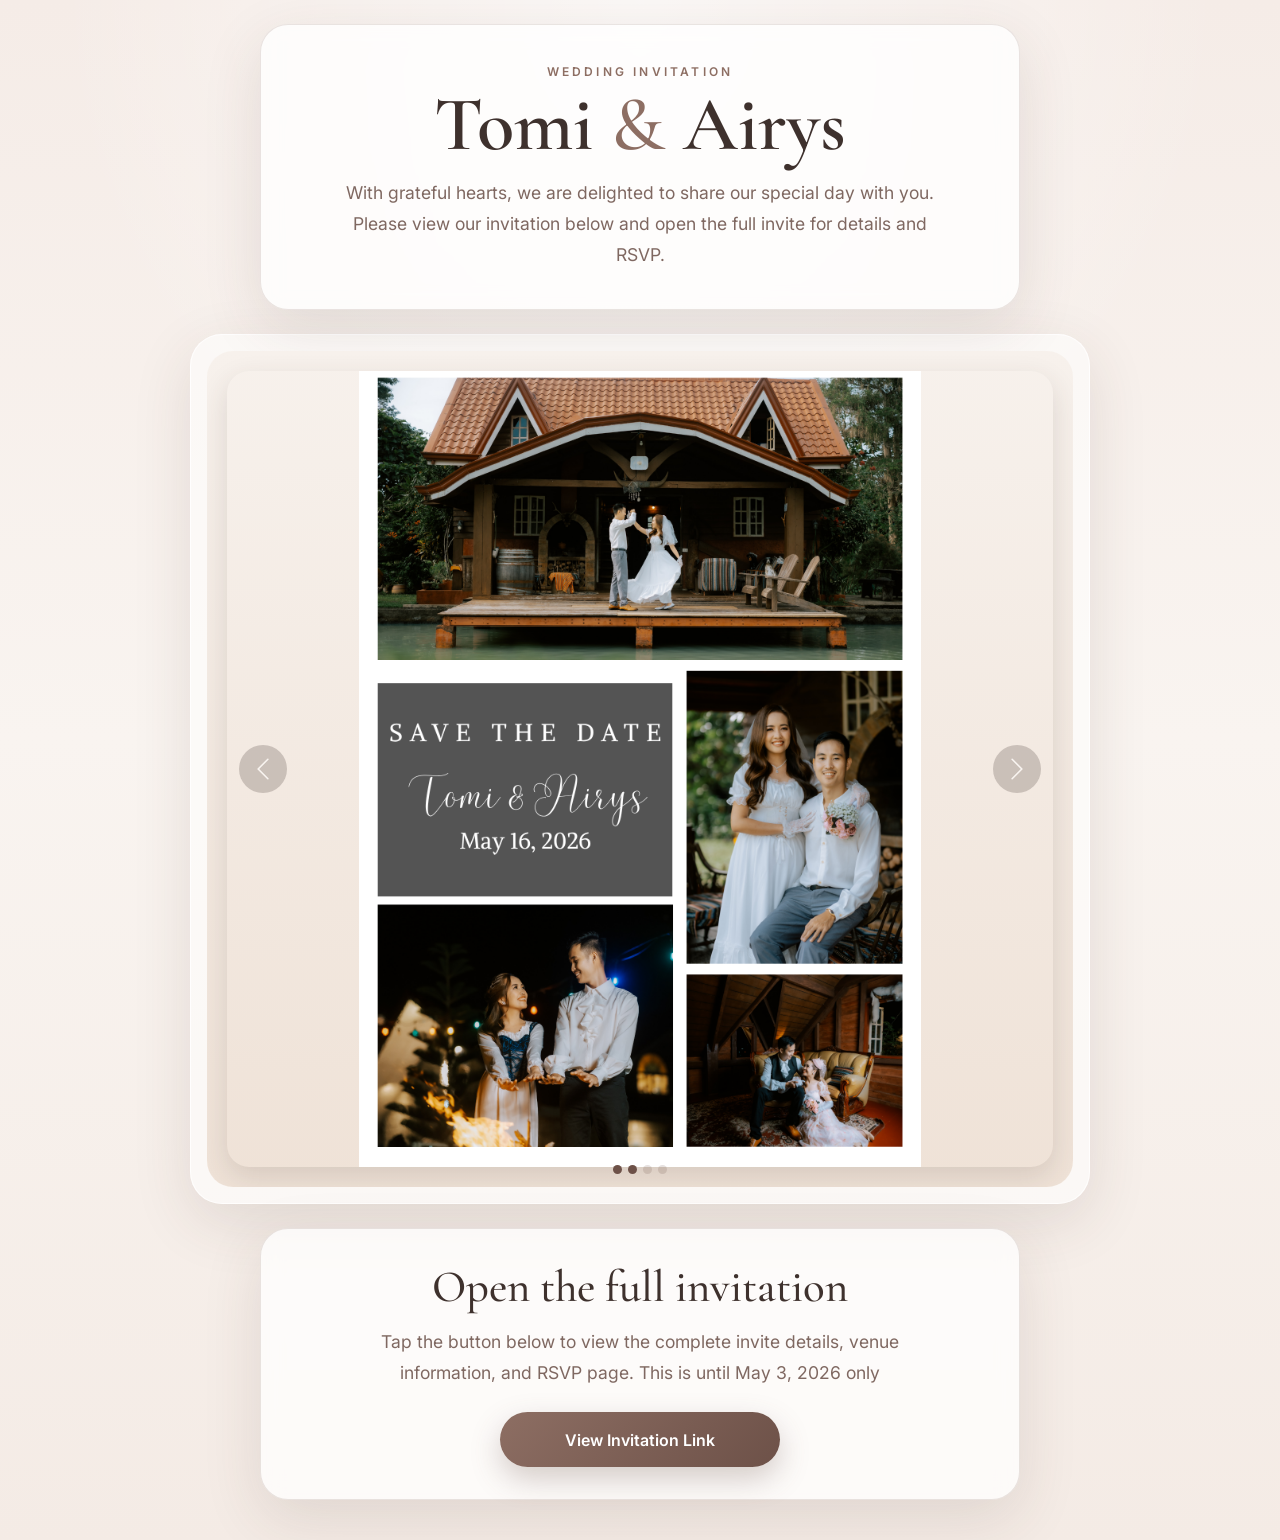
<file: index.html>
<!DOCTYPE html>
<html lang="en">
<head>
    <meta charset="UTF-8">
    <meta name="viewport" content="width=device-width, initial-scale=1.0">
    <meta name="theme-color" content="#f4ece7">
    <title>Tomi & Airys | Wedding Invitation</title>
    <meta name="description" content="A digital wedding invitation for Tomi and Airys.">
    <link rel="preconnect" href="https://fonts.googleapis.com">
    <link rel="preconnect" href="https://fonts.gstatic.com" crossorigin>
    <link href="https://fonts.googleapis.com/css2?family=Cormorant+Garamond:wght@400;500;600;700&family=Inter:wght@400;500;600&display=swap" rel="stylesheet">
    <link href="https://cdn.jsdelivr.net/npm/bootstrap@5.3.8/dist/css/bootstrap.min.css" rel="stylesheet" integrity="sha384-sRIl4kxILFvY47J16cr9ZwB07vP4J8+LH7qKQnuqkuIAvNWLzeN8tE5YBujZqJLB" crossorigin="anonymous">
    <link rel="stylesheet" href="styles.css">
</head>
<body>
    <main class="invitation-shell">
        <section class="hero-section container">
            <div class="intro-card text-center">
                <p class="eyebrow mb-2">Wedding Invitation</p>
                <h1 class="display-name">Tomi <span>&amp;</span> Airys</h1>
                <p class="lead-copy mb-0">
                    With grateful hearts, we are delighted to share our special day with you.
                    Please view our invitation below and open the full invite for details and RSVP.
                </p>
            </div>

            <div class="invitation-frame">
                <div id="carouselExampleIndicators" class="carousel slide" data-bs-ride="carousel" data-bs-interval="5000">
                    <div class="carousel-indicators">
                        <button type="button" data-bs-target="#carouselExampleIndicators" data-bs-slide-to="0" class="active" aria-current="true" aria-label="Invitation page 1"></button>
                        <button type="button" data-bs-target="#carouselExampleIndicators" data-bs-slide-to="1" class="active" aria-current="true" aria-label="Invitation page 1.1"></button>
                        <button type="button" data-bs-target="#carouselExampleIndicators" data-bs-slide-to="2" aria-label="Invitation page 2"></button>
                        <button type="button" data-bs-target="#carouselExampleIndicators" data-bs-slide-to="3" aria-label="Invitation page 3"></button>
                    </div>

                    <div class="carousel-inner rounded-4 overflow-hidden">
                        <div class="carousel-item active">
                            <div class="slide-canvas">
                                <img src="images/page_1.png" class="invitation-image" alt="Wedding invitation page 1" loading="eager">
                            </div>
                        </div>
                        <div class="carousel-item">
                            <div class="slide-canvas">
                                <img src="images/page_second.png" class="invitation-image" alt="Wedding invitation page 1.1" loading="eager">
                            </div>
                        </div>
                        <div class="carousel-item">
                            <div class="slide-canvas">
                                <img src="images/page_4.4.png" class="invitation-image" alt="Wedding invitation page 2" loading="lazy">
                            </div>
                        </div>
                        <div class="carousel-item">
                            <div class="slide-canvas">
                                <img src="images/final_page.png" class="invitation-image" alt="Wedding invitation page 3" loading="lazy">
                            </div>
                        </div>
                    </div>

                    <button class="carousel-control-prev" type="button" data-bs-target="#carouselExampleIndicators" data-bs-slide="prev" aria-label="Previous invitation page">
                        <span class="carousel-control-prev-icon" aria-hidden="true"></span>
                        <span class="visually-hidden">Previous</span>
                    </button>
                    <button class="carousel-control-next" type="button" data-bs-target="#carouselExampleIndicators" data-bs-slide="next" aria-label="Next invitation page">
                        <span class="carousel-control-next-icon" aria-hidden="true"></span>
                        <span class="visually-hidden">Next</span>
                    </button>
                </div>
            </div>

            <div class="cta-card text-center">
                <h2 class="cta-title">Open the full invitation</h2>
                <p class="cta-copy mb-4">
                    Tap the button below to view the complete invite details, venue information, and RSVP page. This is until May 3, 2026 only
                </p>
                <a class="invite-button" href="deadline.html" target="_blank" rel="noopener noreferrer">
                    View Invitation Link
                </a>
            </div>
        </section>
    </main>

    <script src="https://cdn.jsdelivr.net/npm/bootstrap@5.3.8/dist/js/bootstrap.bundle.min.js" integrity="sha384-FKyoEForCGlyvwx9Hj09JcYn3nv7wiPVlz7YYwJrWVcXK/BmnVDxM+D2scQbITxI" crossorigin="anonymous"></script>
    <script src="app.js"></script>
</body>
</html>
</file>
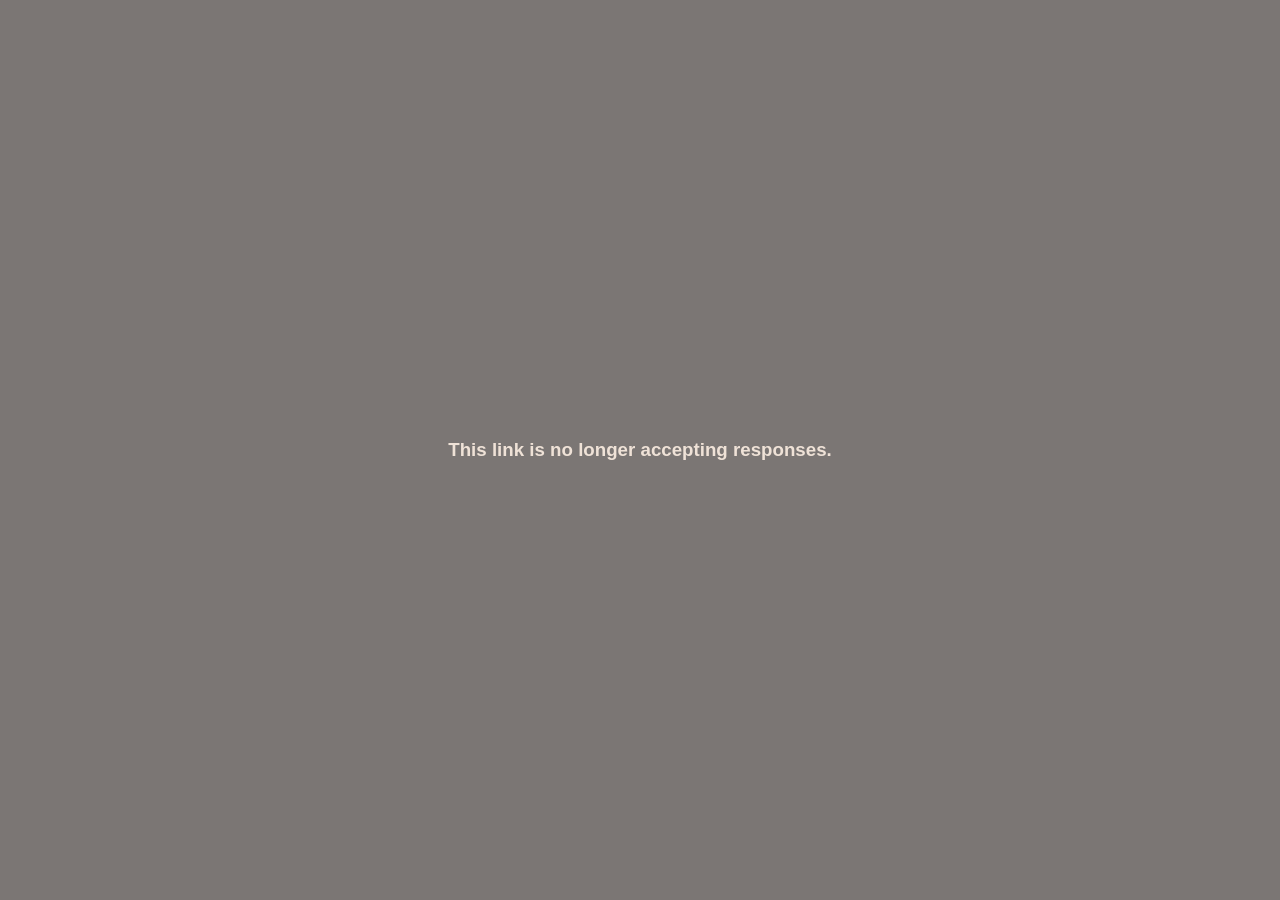
<file: deadline.html>
<!DOCTYPE html>
<html lang="en">
<head>
    <meta charset="UTF-8">
    <meta name="viewport" content="width=device-width, initial-scale=1.0">
    <title>Invitation Inactive</title>
    <link rel="stylesheet" href="styles.css">
</head>
<body>

    <div class= "inactive-container">
        <h3 class = "inactive-header">This link is no longer accepting responses.</h3>
    </div>
    
</body>
</html>
</file>
<file: styles.css>
:root {
    --bg: #f7f1ec;
    --surface: rgba(255, 255, 255, 0.76);
    --surface-strong: #ffffff;
    --text: #3e312d;
    --muted: #7f6861;
    --accent: #8d6e63;
    --accent-dark: #6d5148;
    --border: rgba(141, 110, 99, 0.18);
    --shadow: 0 18px 60px rgba(73, 48, 39, 0.12);
}

* {
    box-sizing: border-box;
}

html {
    scroll-behavior: smooth;
}

body {
    margin: 0;
    min-height: 100vh;
    font-family: "Inter", sans-serif;
    color: var(--text);
    background:
        radial-gradient(circle at top, rgba(255, 255, 255, 0.65), transparent 35%),
        linear-gradient(180deg, #f5ece7 0%, #f9f4f0 48%, #f4ebe5 100%);
}

img {
    max-width: 100%;
    display: block;
}

.invitation-shell {
    min-height: 100vh;
    display: flex;
    align-items: center;
    padding: 24px 0 40px;
}

.hero-section {
    width: min(100%, 1140px);
}

.intro-card,
.cta-card {
    width: min(100%, 760px);
    margin: 0 auto;
    background: var(--surface);
    border: 1px solid var(--border);
    backdrop-filter: blur(10px);
    border-radius: 28px;
    box-shadow: var(--shadow);
}

.intro-card {
    padding: clamp(1.5rem, 3vw, 2.5rem);
    margin-bottom: 1.5rem;
}

.eyebrow {
    text-transform: uppercase;
    letter-spacing: 0.2rem;
    font-size: 0.75rem;
    font-weight: 600;
    color: var(--accent);
}

.display-name,
.cta-title {
    font-family: "Cormorant Garamond", serif;
}

.display-name {
    font-size: clamp(2.8rem, 6vw, 5.5rem);
    line-height: 0.95;
    margin: 0 0 1rem;
    font-weight: 600;
}

.display-name span {
    color: var(--accent);
    font-weight: 500;
}

.lead-copy,
.cta-copy {
    width: min(100%, 590px);
    margin: 0 auto;
    font-size: clamp(0.98rem, 2vw, 1.1rem);
    line-height: 1.75;
    color: var(--muted);
}

.invitation-frame {
    width: min(100%, 900px);
    margin: 0 auto;
    padding: clamp(0.75rem, 2vw, 1rem);
    border-radius: 32px;
    background: rgba(255, 255, 255, 0.55);
    border: 1px solid rgba(255, 255, 255, 0.8);
    box-shadow: var(--shadow);
}

#carouselExampleIndicators {
    border-radius: 26px;
    overflow: hidden;
    background: linear-gradient(180deg, #f7f1ec 0%, #efe2d7 100%);
}

.slide-canvas {
    display: flex;
    align-items: center;
    justify-content: center;
    min-height: clamp(420px, 78vh, 920px);
    padding: clamp(0.75rem, 2vw, 1.25rem);
}

.invitation-image {
    width: 100%;
    height: auto;
    max-height: calc(92vh - 2rem);
    object-fit: contain;
    border-radius: 22px;
    box-shadow: 0 10px 28px rgba(62, 49, 45, 0.14);
}

.carousel-indicators {
    margin-bottom: 0.8rem;
}

.carousel-indicators [data-bs-target] {
    width: 9px;
    height: 9px;
    border-radius: 50%;
    border: none;
    background-color: rgba(109, 81, 72, 0.35);
}

.carousel-indicators .active {
    background-color: var(--accent-dark);
}

.carousel-control-prev,
.carousel-control-next {
    width: 13%;
}

.carousel-control-prev-icon,
.carousel-control-next-icon {
    width: 3rem;
    height: 3rem;
    border-radius: 999px;
    background-color: rgba(62, 49, 45, 0.45);
    background-size: 55%;
}

.cta-card {
    padding: clamp(1.5rem, 3vw, 2rem);
    margin-top: 1.5rem;
}

.cta-title {
    font-size: clamp(2rem, 4vw, 2.8rem);
    margin-bottom: 0.75rem;
}

.invite-button {
    display: inline-flex;
    align-items: center;
    justify-content: center;
    min-width: min(100%, 280px);
    padding: 0.95rem 1.6rem;
    border-radius: 999px;
    background: linear-gradient(135deg, var(--accent) 0%, var(--accent-dark) 100%);
    color: #fff;
    font-weight: 600;
    text-decoration: none;
    box-shadow: 0 12px 30px rgba(109, 81, 72, 0.28);
    transition: transform 0.2s ease, box-shadow 0.2s ease, opacity 0.2s ease;
}

.invite-button:hover,
.invite-button:focus-visible {
    color: #fff;
    transform: translateY(-1px);
    box-shadow: 0 16px 32px rgba(109, 81, 72, 0.34);
    opacity: 0.96;
}

.invite-button:focus-visible {
    outline: 3px solid rgba(141, 110, 99, 0.28);
    outline-offset: 4px;
}

@media (max-width: 991.98px) {
    .invitation-shell {
        padding-top: 18px;
    }

    .invitation-frame {
        border-radius: 24px;
    }

    .slide-canvas {
        min-height: clamp(360px, 72vh, 760px);
    }
}

@media (max-width: 767.98px) {
    .intro-card,
    .cta-card {
        border-radius: 22px;
    }

    .intro-card {
        margin-bottom: 1rem;
    }

    .lead-copy,
    .cta-copy {
        line-height: 1.65;
    }

    .invitation-frame {
        padding: 0.55rem;
        border-radius: 20px;
    }

    #carouselExampleIndicators {
        border-radius: 18px;
    }

    .slide-canvas {
        min-height: clamp(320px, 68vh, 680px);
        padding: 0.55rem;
    }

    .carousel-control-prev,
    .carousel-control-next {
        width: 18%;
    }

    .carousel-control-prev-icon,
    .carousel-control-next-icon {
        width: 2.5rem;
        height: 2.5rem;
    }

    .invite-button {
        width: 100%;
    }
}

@media (max-width: 479.98px) {
    .invitation-shell {
        padding-bottom: 28px;
    }

    .intro-card,
    .cta-card {
        padding: 1.2rem 1rem;
    }

    .eyebrow {
        letter-spacing: 0.14rem;
        font-size: 0.7rem;
    }

    .slide-canvas {
        min-height: clamp(280px, 62vh, 560px);
    }

    .carousel-control-prev-icon,
    .carousel-control-next-icon {
        width: 2.25rem;
        height: 2.25rem;
    }
}

.inactive-container{
    height: 100vh;
    display: flex;
    justify-content: center;
    align-items: center;
    background-color: #7b7674;
}

.inactive-header{
    color:#efe2d7;
}
</file>
